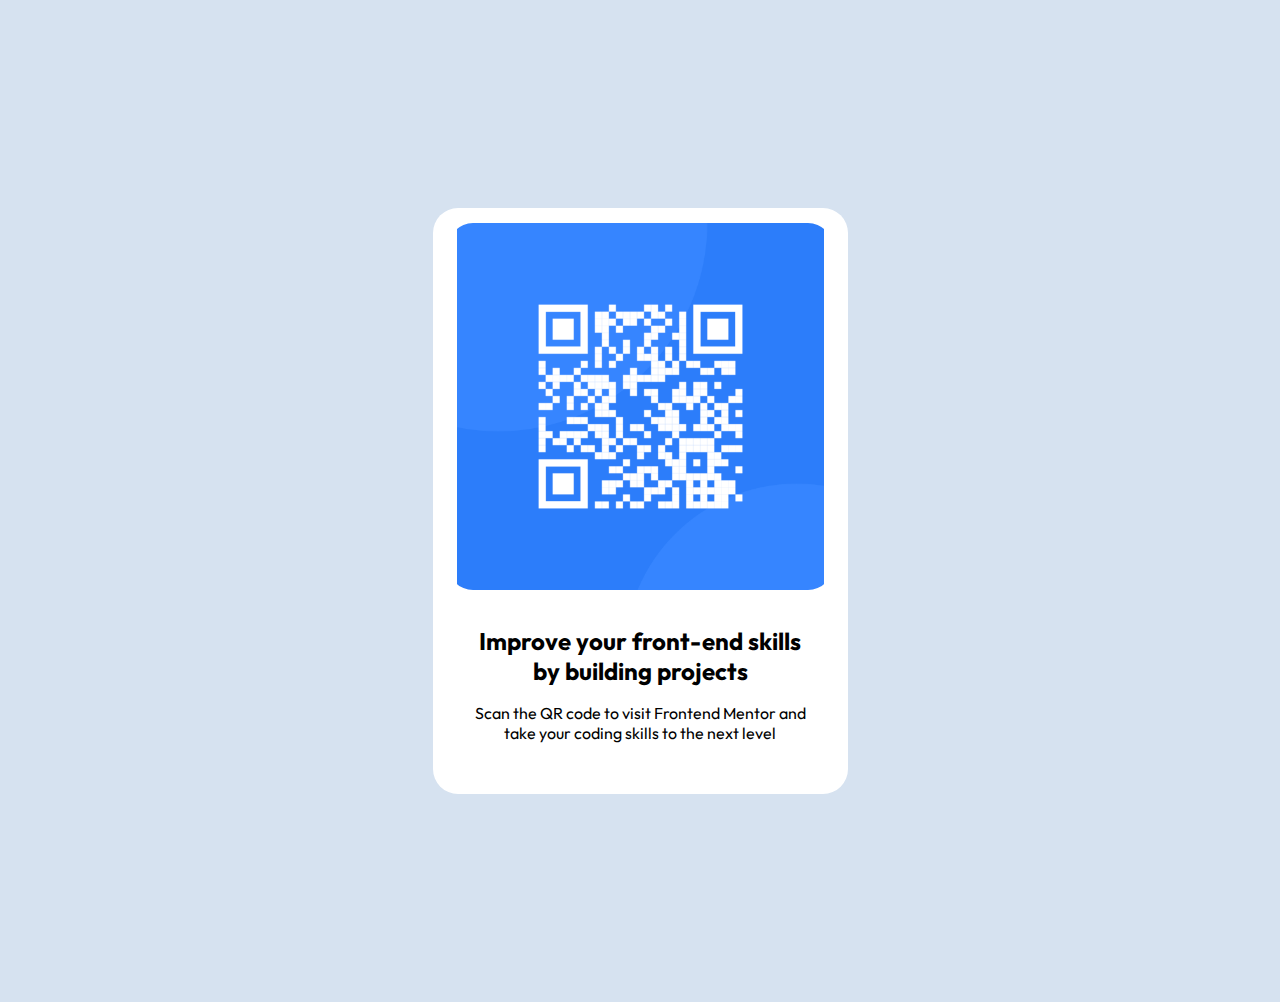
<file: qr-code-component-main/index.html>
<!DOCTYPE html>
<html lang="en">
<head>
  <meta charset="UTF-8">
  <meta name="viewport" content="width=device-width, initial-scale=1.0"> <!-- displays site properly based on user's device -->
  <!-- Icon -->
  <link rel="icon" type="image/png" sizes="32x32" href="./images/favicon-32x32.png">
  <title>Frontend Mentor | QR code component</title>
  <!-- CSS -->
  <link rel="stylesheet" type="text/css" href="styles.css">
  <!-- Font -->
  <link rel="preconnect" href="https://fonts.googleapis.com">
  <link rel="preconnect" href="https://fonts.gstatic.com" crossorigin>
  <link href="https://fonts.googleapis.com/css2?family=Outfit:wght@400;700&display=swap" rel="stylesheet">
</head>
<body>
  <section class="main">
    <section class="main__img">
      <!-- <img src="images/image-qr-code.png" alt="QRCode"> -->
    </section>
    <section class="main__text">
      <h1>Improve your front-end skills by building projects</h1>
      <p>Scan the QR code to visit Frontend Mentor and take your coding skills to the next level</p>  
    </section>
  </section>
</body>
</html>
</file>
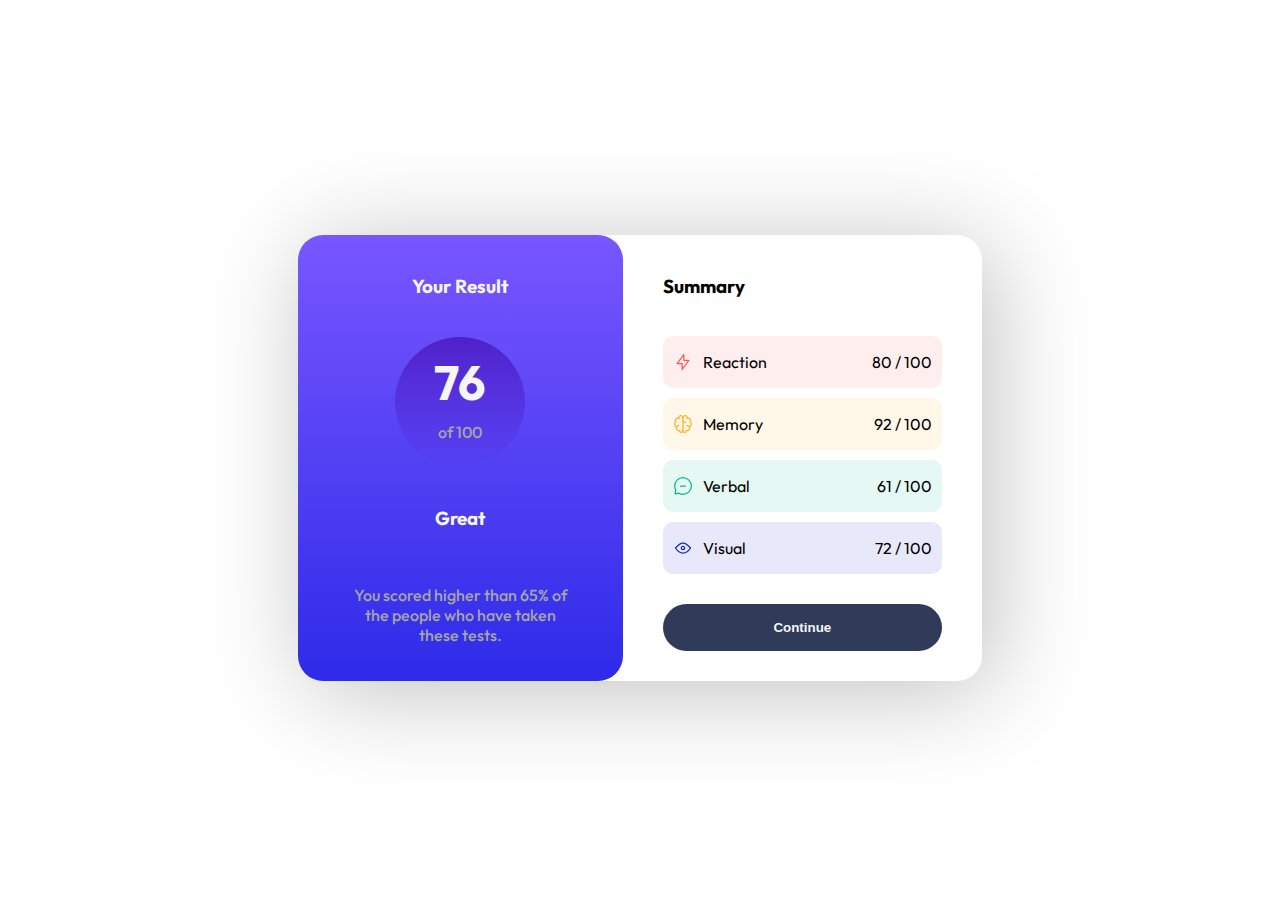
<file: results-summary-component-main/index.html>
<!DOCTYPE html>
<html lang="en">
<head>
  <meta charset="UTF-8">
  <meta name="viewport" content="width=device-width, initial-scale=1.0"> <!-- displays site properly based on user's device -->

  <link rel="icon" type="image/png" sizes="32x32" href="./assets/images/favicon-32x32.png">
  
  <title>Frontend Mentor | Results summary component</title>
  <!-- Styles -->
  <link rel="stylesheet" href="styles.css">
  <!-- Fonts -->
  <link rel="preconnect" href="https://fonts.googleapis.com">
  <link rel="preconnect" href="https://fonts.gstatic.com" crossorigin>
  <link href="https://fonts.googleapis.com/css2?family=Hanken+Grotesk:wght@500;700;800&family=Outfit:wght@400;700&display=swap" rel="stylesheet">
</head>
<body>
  <main>
    <!-- main container -->
    <div class="card">
      <!-- card container -->
      <section class="card__results">
        <!-- result container -->
        <h3>Your Result</h3>
        <div class="results__circle">
          <!-- total points circle -->
          <h1>76</h1>
          <p>of 100</p>
        </div>
        <h3>Great</h3>
        <p>You scored higher than 65% of the people who have taken these tests.</p> 
      </section>
      <section class="card__summary">
        <!-- summary container -->
        <h3>Summary</h3>
        <div class="summary__score__container">
          <div class="summary__score score__reaction">
            <!-- summary container => reaction results -->
            <div class="score__icon-name">
              <img src="assets/images/icon-reaction.svg" alt="Reaction icon">
              <p>Reaction</p>
            </div>
            <p>80 / 100</p>
          </div>
          <div class="summary__score score__memory">
            <!-- summary container => memory results -->
            <div class="score__icon-name">
              <img src="assets/images/icon-memory.svg" alt="Memory icon">
              <p>Memory</p>
            </div>
            <p>92 / 100</p>
          </div>
          <div class="summary__score score__verbal">
            <!-- summary container => verbal results -->
            <div class="score__icon-name">
              <img src="assets/images/icon-verbal.svg" alt="Verbal icon">
              <p>Verbal</p>
            </div>
            <p>61 / 100</p>
          </div>
          <div class="summary__score score__visual">
            <!-- summary container => visual results -->
            <div class="score__icon-name">
              <img src="assets/images/icon-visual.svg" alt="Visual icon">
              <p>Visual</p>
            </div>
            <p>72 / 100</p>
          </div>
        </div>
        <button class="continue-btn">Continue</button>
      </section>
    </div>
  </main>
</body>
</html>
</file>
<file: qr-code-component-main/styles.css>
:root {
    --white-color: hsl(0, 0%, 100%);
    --light-gray: hsl(212, 45%, 89%);
    --grayish-blue: hsl(220, 15%, 55%);
    --dark-blue: hsl(218, 44%, 22%);
}

body {
    font-family: "Outfit", sans-serif;
    background-color: var(--light-gray);
    display: flex;
    justify-content: center; /* horizontar */
    justify-items: center;
    padding: 200px 0px;
}

.main {
    background-color: var(--white-color);
    display: flex;
    flex-direction: column;
    width: 35ch;
    border-radius: 25px;
    padding:15px;
}

.main__img {
    height: 367.36px;
    width: auto;
    background: url("images/image-qr-code.png") center center no-repeat;
    background-size: contain; /* Contains scales the image so it fits in the space */
    border-radius: 25px;
}

.main__text {
    padding: 20px;
    text-align: center;
}

.main__text h1 {
    font-size: 1.5em;
}
</file>
<file: results-summary-component-main/styles.css>
:root{
    /* Colors */
    /* Primary (it isn't with hsl so as to letter be able to add opacity) */
    --light-red: 0, 100%, 67%;
    --Orangey-yellow: 39, 100%, 56%;
    --Green-teal: 166, 100%, 37%;
    --Cobalt-blue: 234, 85%, 45%;

    /* Gradient - Backgroung */
    --light-slate-blue: hsl(252, 100%, 67%);
    --light-royal-blue: hsl(241, 81%, 54%);
    /* Gradient - circle */
    --violet-blue: hsla(256, 72%, 46%, 1);
    --persian-blue: hsla(241, 72%, 46%, 0);

    /* Neutral */
    --White: hsl(0, 0%, 100%);
    --Pale-blue: hsl(221, 100%, 96%);
    --Light-lavender: hsl(241, 100%, 89%);
    --Dark-gray-blue: hsl(224, 30%, 27%);
}

body{
    font-family: 'Hanken Grotesk', sans-serif;
    font-family: 'Outfit', sans-serif;
    /* Display flex to center the card within the body */
    display: flex;
    justify-content: center;
    height: 100vh;
    align-items: center;
    overflow: hidden;
}

/* General Card */

.card{
    display: flex;
    border-radius: 25px;
    box-shadow: 10px 10px 100px rgba(0,0,0,0.25); /* offset-x | offset-y | blur-radius | color */
}

/* Results side (left) */

.card__results{
    /* Display flexbox */
    display: flex;
    flex-direction: column;

    /* Alignment */
    justify-content: space-between; /* aligns along main axis, vertical given column direction */
    align-items: center; /* aligns along cross axis, horizontal given column direction */
    text-align: center;

    /* sizing */
    width: 30ch; /* width of 35 characters */
    padding: 20px 50px 20px; /* padding: arriba | izq y der | abajo */
    border-radius: 25px;

    /* Background */
    background: linear-gradient(to bottom, var(--light-slate-blue), var(--light-royal-blue));

    /* Text color */
    color: whitesmoke;
}

.card__results p {
    font-weight: 500;
    color: hsl(0, 0%, 65%);
}

.results__circle{
    /* sizing */
    width: 100px;
    height: 100px;
    padding: 15px;
    border-radius: 50%;

    /* flexbox, particularly for centering */
    display: flex;
    flex-direction: column;
    justify-content: center;

    /* background */
    background: linear-gradient(to top, var(--persian-blue), var(--violet-blue));
}

.results__circle h1{
    margin: 0;
    font-size: 3rem;
}

.results__circle p{
    margin: 10px;
}

/* Summary side (right) */

.card__summary{
    display: flex;
    flex-direction: column;
    justify-content: center;
    padding: 20px 40px; /* padding: top-bottom | left-right */
    width: 60%;
}

.summary__score__container{
    display: flex;
    flex-direction: column;
    gap: 10px;
    padding: 20px 0px; /* padding: top-bottom | left-right */
}

.summary__score{
    /* Container for each score */
    display: inline-flex;
    justify-content: space-between;
    border-radius: 10px;
    padding: 0px 10px;
}

.score__icon-name{
    /* Container for each score's name and icon */
    display: inline-flex;
    gap: 10px;
}

.continue-btn{
    margin: 10px 0px 10px; /* margin: arriba | izq y der | abajo */
}
/* Coloring of each result */
.score__reaction{
    background: hsla(var(--light-red), 0.1);
}

.score__memory{
    background: hsla(var(--Orangey-yellow), 0.1);
}

.score__verbal{
    background: hsla(var(--Green-teal), 0.1);
}

.score__visual{
    background: hsla(var(--Cobalt-blue), 0.1);

}

/* Button */

.continue-btn{
    color: whitesmoke;
    background-color: var(--Dark-gray-blue);
    padding: 16px 32px;
    border: none;
    border-radius: 25px;
    font-weight: 700;
}
</file>
